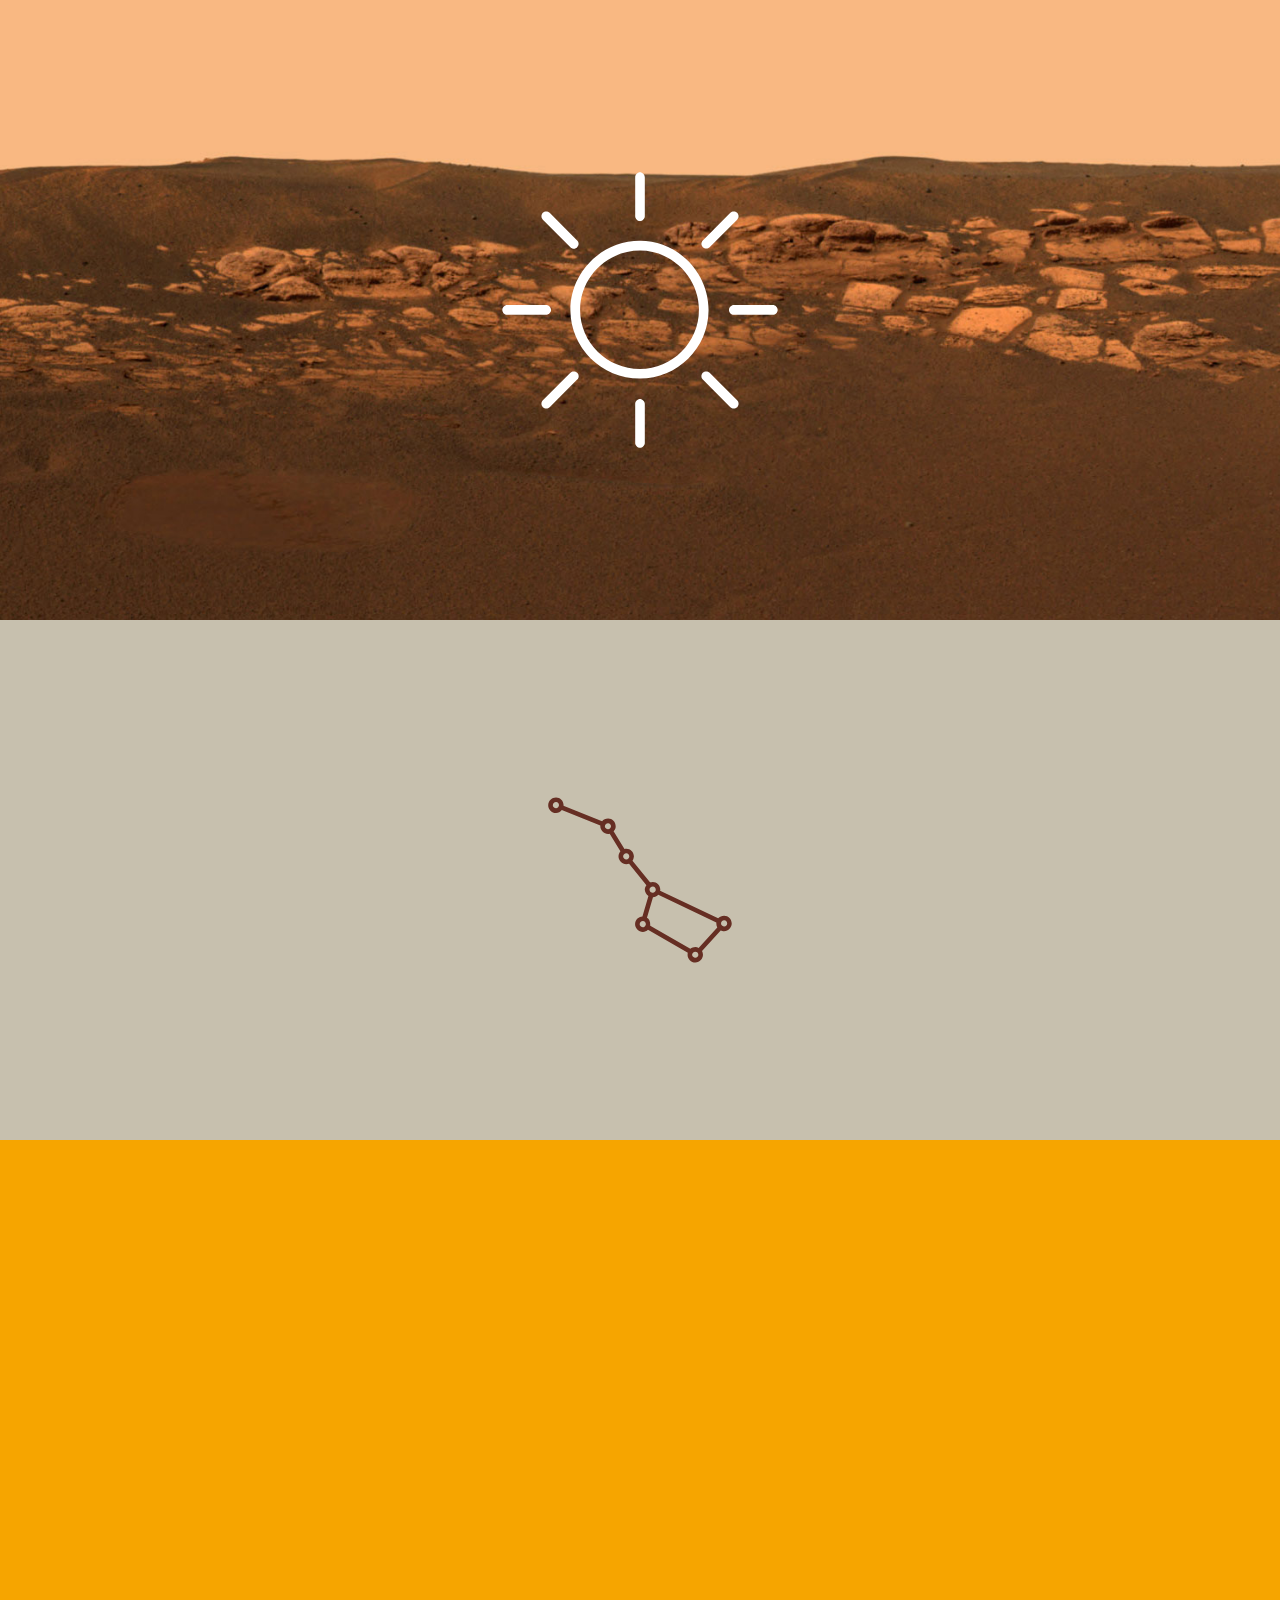
<file: index.html>
<!DOCTYPE html>
<html lang="en-ca">
<head>
	<meta charset="utf-8">
	<title>Scrolling Effects</title>
	<link href="css/main.css" rel="stylesheet">
</head>
<body>

<section class="sun-section">
	<img class="sun" src="img/sun.svg" alt="sun icon">
</section>

<section class="dipper-section">
	<img class="dipper" src="img/dipper.svg" alt="big dipper icon">
</section>

<section class="shuttle-section">
	<img class="shuttle" src="img/shuttle.svg" alt="shuttle icon">
</section>



<script src="http://code.jquery.com/jquery-2.1.1.min.js"></script>
<script src="js/waypoints.min.js"></script>
<script src="js/main.js"></script>

</body>
</html>
</file>
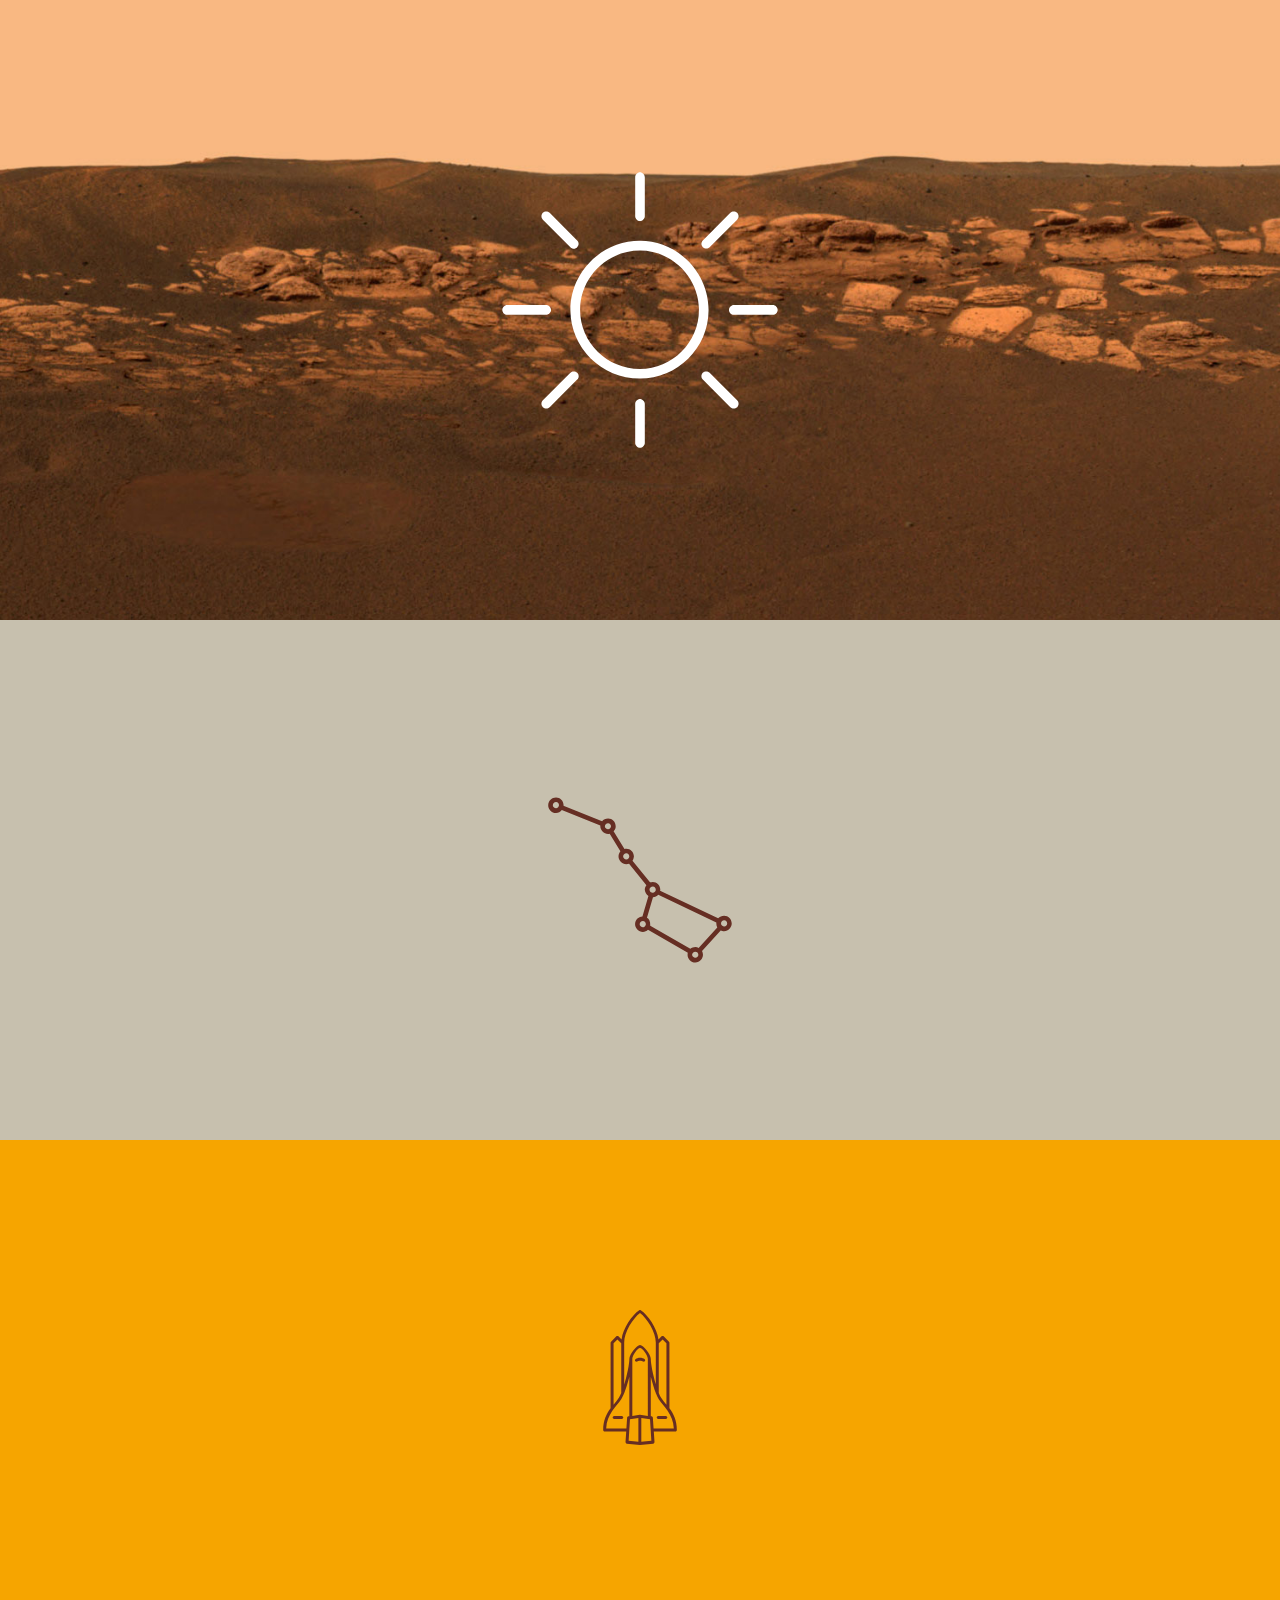
<file: scrolling-effects-starter-code/index.html>
<!DOCTYPE html>
<html lang="en-ca">
<head>
	<meta charset="utf-8">
	<title>Scrolling Effects</title>
	<link href="css/main.css" rel="stylesheet">
</head>
<body>

<section class="sun-section">
	<img class="sun" src="img/sun.svg" alt="sun icon">
</section>

<section class="dipper-section">
	<img class="dipper" src="img/dipper.svg" alt="big dipper icon">
</section>

<section class="shuttle-section">
	<img class="shuttle" src="img/shuttle.svg" alt="shuttle icon">
</section>



<script src="http://code.jquery.com/jquery-2.1.1.min.js"></script>
<script src="js/waypoints.min.js"></script>
<script src="js/main.js"></script>

</body>
</html>
</file>
<file: css/main.css>
body {
	margin: 0;
	padding: 0;
	font: normal 100%/1.5 Georgia,serif;
	background-color: #c7c0ae;
}

img {
	display: block;
	margin: 0 auto;
}

section {
	padding: 10rem 0;
}

.sun {
	width: 300px;
}

.sun-section {
	background: transparent url("../img/mars-pano.jpg") no-repeat center top;
	background-size: cover;
}

.dipper {
	width: 200px;
	opacity: 0;
}


.js-dipper-fade {
	-webkit-animation: dipper-fade 1s linear forwards;
	-moz-webkit-animation: dipper-fade 1s linear forwards;
	-o-webkit-animation: dipper-fade 1s linear forwards;
	-ms-webkit-animation: dipper-fade 1s linear forwards;
	animation: dipper-fade 1s linear forwards;
	

	/* animation-fill-mode: forwards;
	Will tell the animations to stay at the end state when it's complete. 
	*/
}


@-webkit-keyframes dipper-fade{
	0% {
		opacity: 0;
	}
	100%{
		opacity: 1;
	}
}

@-moz-webkit-keyframes dipper-fade{
	0% {
		opacity: 0;
	}
	100%{
		opacity: 1;
	}
}

@-o-webkit-keyframes dipper-fade{
	0% {
		opacity: 0;
	}
	100%{
		opacity: 1;
	}
}

@-ms-webkit-keyframes dipper-fade{
	0% {
		opacity: 0;
	}
	100%{
		opacity: 1;
	}
}

@keyframes dipper-fade{
	0% {
		opacity: 0;
	}
	100%{
		opacity: 1;
	}
}

.shuttle {
	width: 200px;
	opacity: 0;
	transform: translateY(100px);
}

.shuttle-section {
	background-color: #f6a500;
	background-size: cover;
}

.js-shuttle-animation {
	-webkit-animation: shuttle-fade 1s linear forwards;
	-moz-webkit-animation: shuttle-fade 1s linear forwards;
	-o-webkit-animation: shuttle-fade 1s linear forwards;
	-ms-webkit-animation: shuttle-fade 1s linear forwards;
	animation: shuttle-fade 1s linear forwards;
}

@-webkit-keyframes shuttle-animation {
	0% {
		opacity: 0;
		transform: translateY(100px);
	}

	100%{
		opacity: 1;
		transform: translateY(0px);
	}
}

@-moz-webkit-keyframes shuttle-animation {
	0% {
		opacity: 0;
		transform: translateY(100px);
	}

	100%{
		opacity: 1;
		transform: translateY(0px);
	}
}

@-o-webkit-keyframes shuttle-animation {
	0% {
		opacity: 0;
		transform: translateY(100px);
	}

	100%{
		opacity: 1;
		transform: translateY(0px);
	}
}

@-ms-webkit-keyframes shuttle-animation {
	0% {
		opacity: 0;
		transform: translateY(100px);
	}

	100%{
		opacity: 1;
		transform: translateY(0px);
	}
}

@keyframes shuttle-animation {
		0% {
		opacity: 0;
		transform: translateY(100px);
	}

	100%{
		opacity: 1;
		transform: translateY(0px);
	}
}
</file>
<file: scrolling-effects-starter-code/css/main.css>
body {
	margin: 0;
	padding: 0;
	font: normal 100%/1.5 Georgia,serif;
	background-color: #c7c0ae;
}

img {
	display: block;
	margin: 0 auto;
}

section {
	padding: 10rem 0;
}

.sun {
	width: 300px;
}

.sun-section {
	background: transparent url("../img/mars-pano.jpg") no-repeat center top;
	background-size: cover;
}

.dipper {
	width: 200px;
	opacity: 0;
}


.js-dipper-fade {
	/* add in all prefixes */
	-webkit-animation: dipper-fade 1s linear forwards;

	/* animation-fill-mode: forwards;
	Will tell the animations to stay at the end state when it's complete. 
	*/
}

/* add in all prefixes */
@-webkit-keyframes dipper-fade {
	0% {
		opacity: 0;
	}
	100%{
		opacity: 1;
	}
}

.shuttle {
	width: 200px;
	opacity: 0;
	transform: translateY(100px);
}

.shuttle-section {
	background-color: #f6a500;
	background-size: cover;
}

.js-shuttle-animate {
	-webkit-animation: shuttle-animate 1s linear forwards;
}

@-webkit-keyframes shuttle-animate {
	0% {
		opacity: 0;
		transform: translateY(100px);
	}

	100%{
		opacity: 1;
		transform: translateY(0px);
	}
}
</file>
